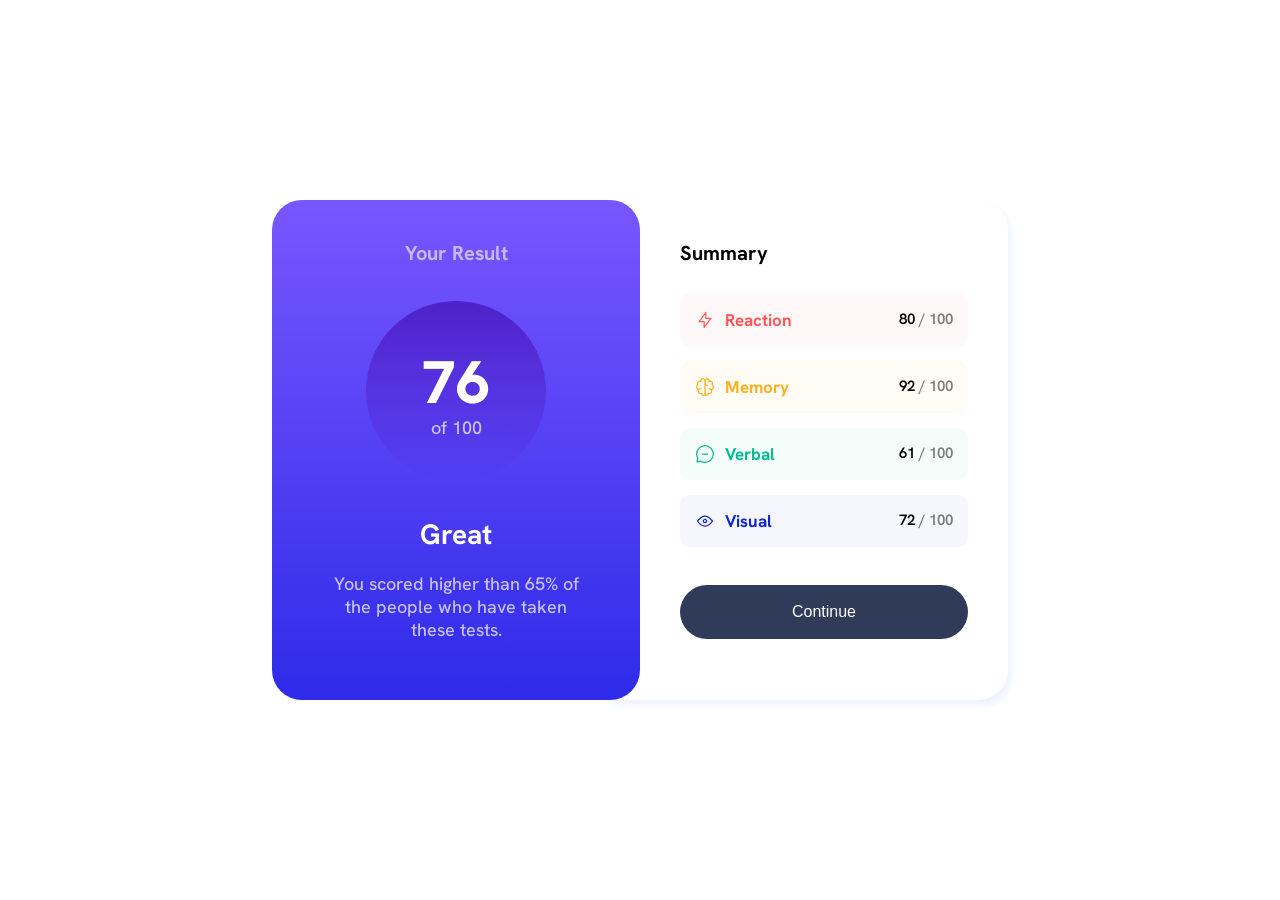
<file: index.html>
<!DOCTYPE html>
<html lang="en">
<head>
  <meta charset="UTF-8">
  <meta name="viewport" content="width=device-width, initial-scale=1.0"> <!-- displays site properly based on user's device -->

  <link rel="icon" type="image/png" sizes="32x32" href="./assets/images/favicon-32x32.png">
  
  <title>Frontend Mentor | Results summary component</title>
  <link rel="stylesheet" href="style.css">
</head>
<body>
  <main>
    <div class="lhs-card">
      <h3>Your Result</h3>
      <div class="main-score">
        <h1>76</h1>
        <p>of 100</p>
      </div>
      <h2>Great</h2>
      <p>
        You scored higher than 65% of the people who have taken these tests.
      </p>
    </div>
    <div class="rhs-card">
      <h3>Summary</h3>
      <ul>
        <li class="score-bar reaction">
          <div class="test-name">
            <img src="./assets/images/icon-reaction.svg" alt="reaction">
            <h4>Reaction</h4>
          </div>
          <div class="score">
            <h4>80 <span> / 100</span></h4>
          </div>
        </li>
        <li class="score-bar memory">
          <div class="test-name">
            <img src="./assets/images/icon-memory.svg" alt="memory">
            <h4>Memory</h4>
          </div>
          <div class="score">
            <h4>92 <span> / 100</span></h4>
          </div>
        </li>
        <li class="score-bar verbal">
          <div class="test-name">
            <img src="./assets/images/icon-verbal.svg" alt="verbal">
            <h4>Verbal</h4>
          </div>
          <div class="score">
            <h4>61 <span> / 100</span></h4>
          </div>
        </li>
        <li class="score-bar visual">
          <div class="test-name">
            <img src="./assets/images/icon-visual.svg" alt="visual">
            <h4>Visual</h4>
          </div>
          <div class="score">
            <h4>72 <span> / 100</span></h4>
          </div>
        </li>
      </ul>
      <button>Continue</button>
    </div>
  </main>
</body>
</html>
</file>
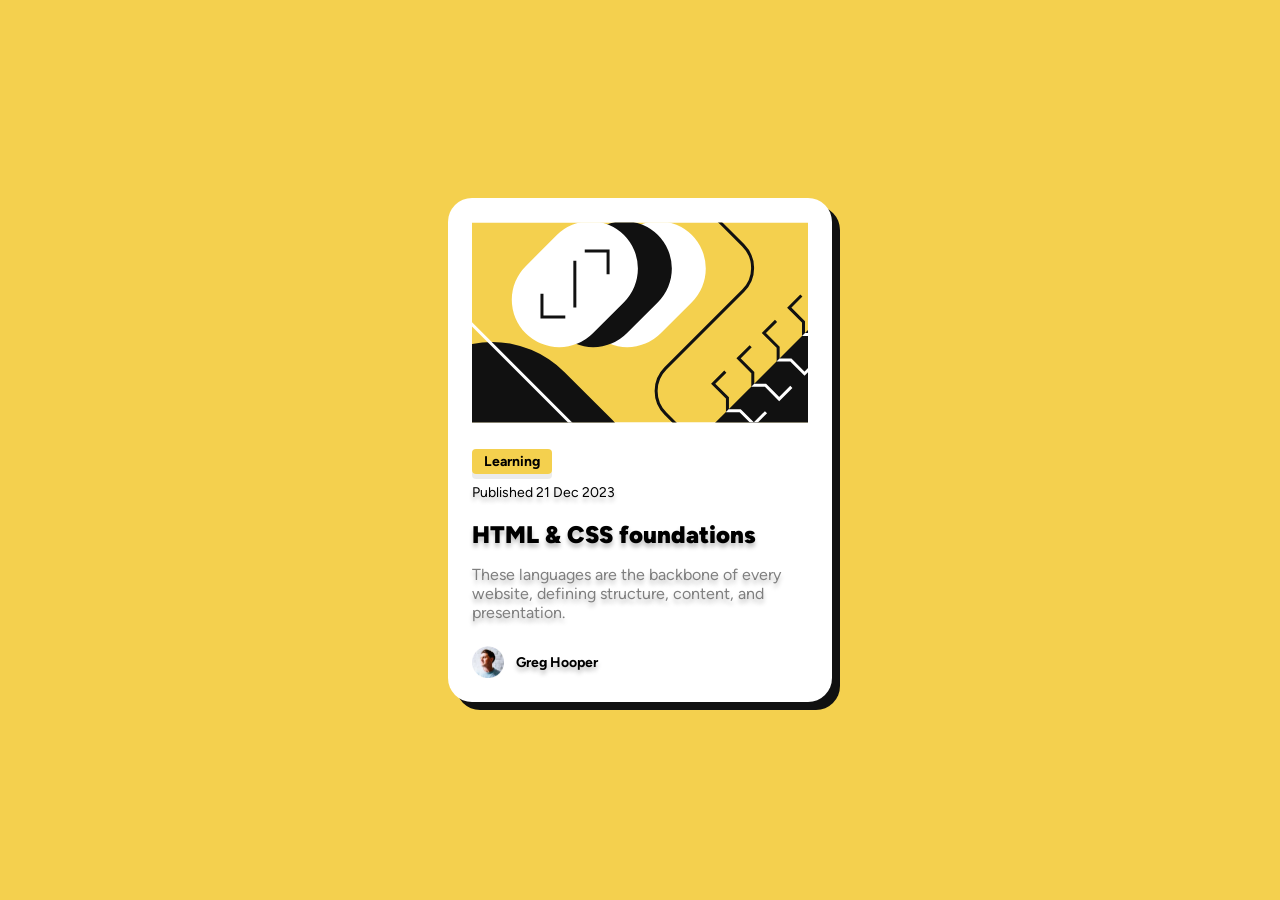
<file: blog-preview-card-main/index.html>
<!DOCTYPE html>
<html lang="en">
<head>
  <meta charset="UTF-8">
  <meta name="viewport" content="width=device-width, initial-scale=1.0"> <!-- displays site properly based on user's device -->

  <link rel="icon" type="image/png" sizes="32x32" href="./assets/images/favicon-32x32.png">
  
  <title>Frontend Mentor | Blog preview card</title>
  <link rel="stylesheet" href="./styles.css" />
</head>
<body>
  <main>
   <section class="blogimage">
    <img src="./assets/images/illustration-article.svg" alt="main image" />
   </section>
   <section class="content">
    <div>
      <span class="learning">Learning</span>
    </div>
    <div>
      <span class="publish text-shadow">Published 21 Dec 2023</span>
    </div>
    <div class="card-info text-shadow">
      <h3>HTML & CSS foundations</h3>
      <p>These languages are the backbone of every website, defining structure, content, and presentation.</p>
    </div>
   </section>
   <section class="author">
    <img src="./assets/images/image-avatar.webp" alt="user image" />
    <span class="authorname text-shadow">Greg Hooper</span>
   </section>
  </main>
</body>
</html>
</file>
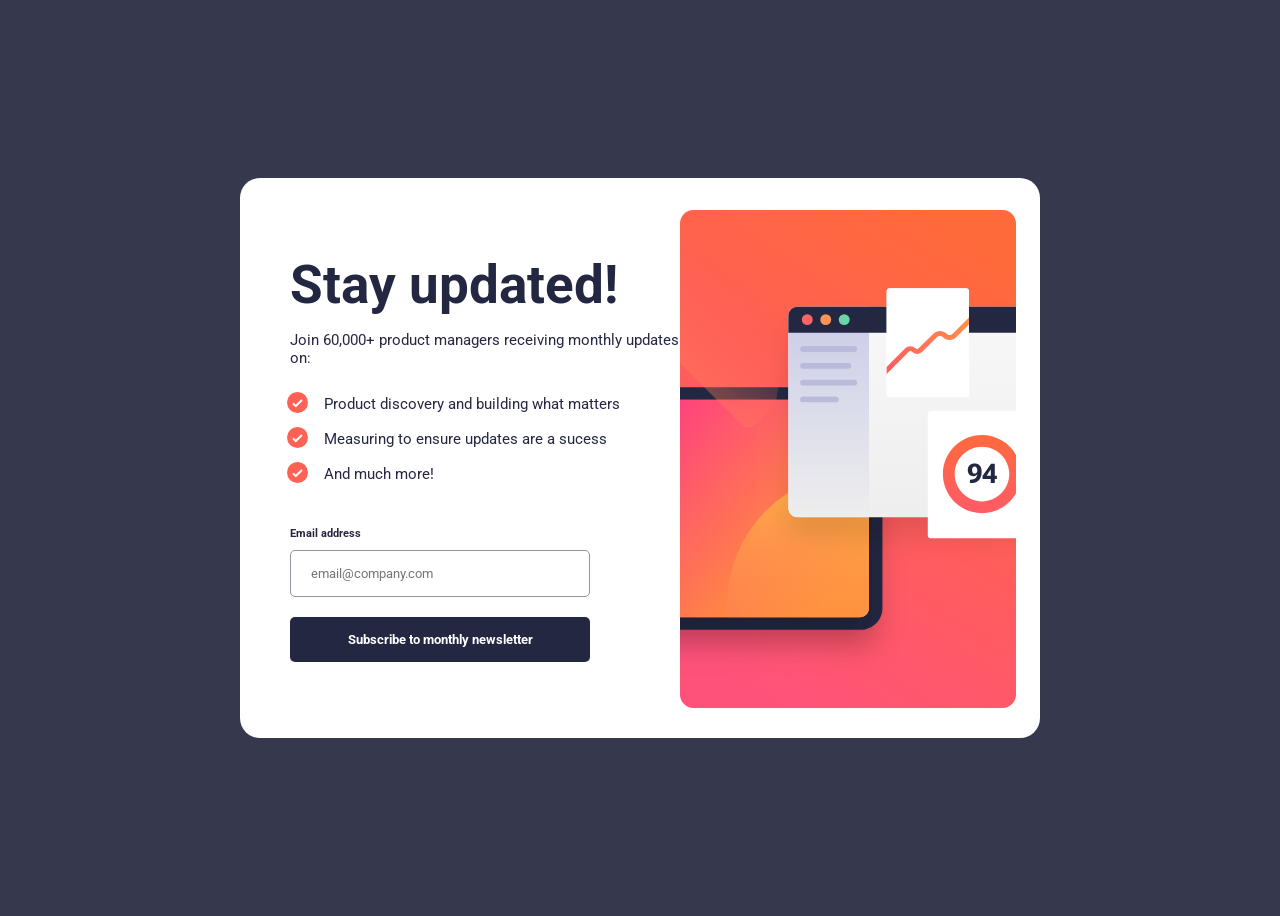
<file: newsletter-signup-with-success-message/index.html>
<!DOCTYPE html>
<html lang="en">
<head>
  <meta charset="UTF-8">
  <meta name="viewport" content="width=device-width, initial-scale=1.0"> <!-- displays site properly based on user's device -->

  <link rel="icon" type="image/png" sizes="32x32" href="./assets/images/favicon-32x32.png">
  
  <title>Frontend Mentor | Newsletter sign-up form with success message</title>
  <link rel="stylesheet" href="style.css">
</head>
<body>
  <main>
    <div class="lhs-container">
      <h1>Stay updated!</h1>
      <p>Join 60,000+ product managers receiving monthly updates on:</p>
      <ul>
        <li><span>Product discovery and building what matters</span></li>
        <li><span>Measuring to ensure updates are a sucess</span></li>
        <li><span>And much more!</span></li>
      </ul>
      <form>
        <div class="email-labels">
          <label for="email">Email address</label>
          <label class="error-label">Valid email required</label>
        </div>
        <input type="text" id="email" placeholder="email@company.com"/>
        <button type="submit">Subscribe to monthly newsletter</button>
      </form>
    </div>
    <div class="rhs-container">
      <img src="./assets/images/illustration-sign-up-desktop.svg" alt="">
    </div>
  </main>
  <div id="success-card">
    <img src="./assets/images/icon-success.svg" alt="">
    <h1>Thanks for subscribing!</h1>
    <p>A confirmation email has been sent to <span>ash@loremcompany.com</span>. Please open it and click the button inside to confim your subscription.</p>
    <button>Dismiss message</button>
  </div>
  <script src="script.js"></script>
</body>
</html>
</file>
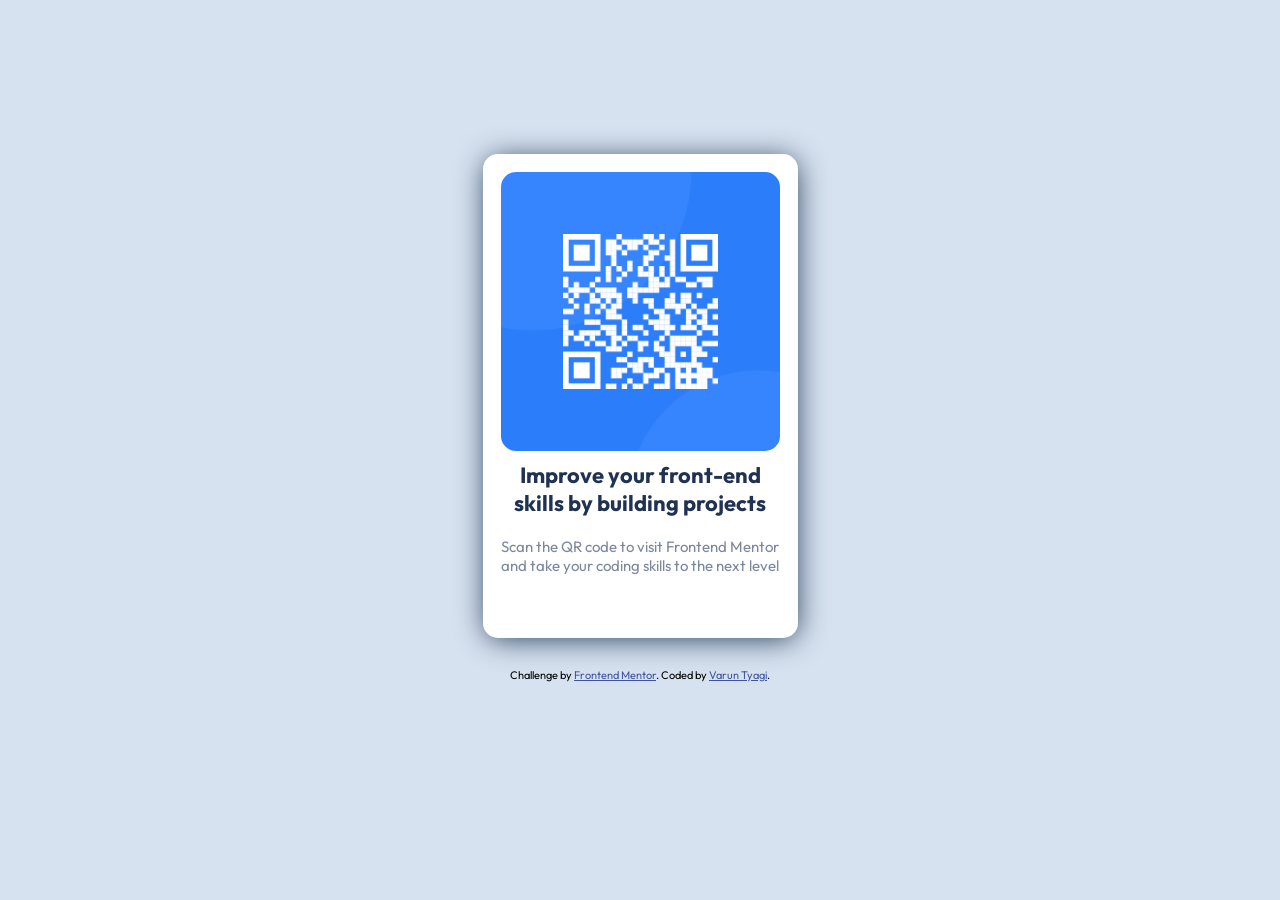
<file: qr-code-component/index.html>
<!DOCTYPE html>
<html lang="en">
<head>
  <meta charset="UTF-8">
  <meta name="viewport" content="width=device-width, initial-scale=1.0"> <!-- displays site properly based on user's device -->

  <link rel="icon" type="image/png" sizes="32x32" href="./images/favicon-32x32.png">
  
  <title>Frontend Mentor | QR code component</title>
  <link rel="stylesheet" href="style.css">
</head>
<body>
  <div class="main_container">
    <div class="container">
      <img src="./images/image-qr-code.png" alt="qr_code">
      <div class="title">
        <h2>Improve your front-end skills by building projects</h2>
      </div>
      <div class="content">
        <p>Scan the QR code to visit Frontend Mentor and take your coding skills to the next level</p>
      </div>
    </div>
    <div class="attribution">
      Challenge by <a href="https://www.frontendmentor.io?ref=challenge" target="_blank">Frontend Mentor</a>. 
      Coded by <a href="#">Varun Tyagi</a>.
    </div>
  </div>
</body>
</html>
</file>
<file: style.css>
@import url('https://fonts.googleapis.com/css2?family=Hanken+Grotesk:wght@500;700;800&display=swap');

:root {

    /* Primary */
    --lightRed: hsla(0, 100%, 67%);
    --orangeYellow: hsl(39, 100%, 56%);
    --greenTeal: hsl(166, 100%, 37%);
    --cobaltBlue: hsl(234, 85%, 45%);
    --lightRedBackground: hsla(0, 100%, 67%, 0.04);
    --orangeYellowBackground: hsl(39, 100%, 56%, 0.04);
    --greenTealBackground: hsl(166, 100%, 37%, 0.04);
    --cobaltBlueBackground: hsl(234, 85%, 45%, 0.04);

    /* Gradiants */
    --lightSlateBlue: hsl(252, 100%, 67%);
    --lightRoyalBlue: hsl(241, 81%, 54%);
    --violetBlue: hsla(256, 72%, 46%, 1);
    --persianBlue: hsla(241, 72%, 46%, 0);

    --white: hsl(0, 0%, 100%);
    --transparentWhite: hsla(0, 0%, 100%, 0.19);
    --paleBlue: hsl(221, 100%, 96%);
    --lightLavender: hsl(241, 100%, 89%);
    --darkGrayBlue: hsl(224, 30%, 27%);
}

*{ 
    margin: 0;
    padding: 0;
    box-sizing: border-box;
}

body{
    font-family: 'Hanken Grotesk', sans-serif;
    font-size: 18px;
    height: 100vh;
    width: 100vw;
    display: flex;
    justify-content: center;
    align-items: center;
}

main {
    height: 500px;
    width: 736px;
    display: flex;
}

.lhs-card {
    width: 368px;
    display: flex;
    flex-direction: column;
    align-items: center;
    gap: 35px;
    border-radius: 30px;
    padding: 40px 60px;
    background-image: linear-gradient(180deg, var(--lightSlateBlue), var(--lightRoyalBlue));
    color: var(--white);
    z-index: 100;
}

.lhs-card h3 {
    font-size: 20px;
    opacity: 0.6;
}

.main-score {
    display: flex;
    flex-direction: column;
    justify-content: center;
    align-items: center;
    gap: 10px;
    background-image: linear-gradient(360deg, var(--persianBlue), var(--violetBlue));
    border-radius: 50%;
    height: 180px;
    width: 180px;
}

.main-score p {
    opacity: 0.5;
    font-size: 15px;
}

.main-score h1 {
    font-size: 60px;
    font-weight: 800;
}

.lhs-card h2 {
    font-size: 28px;
}

.lhs-card p {
    text-align: center;
    font-size: 18px;
    font-weight: 500;
    margin-top: -15px;
    opacity: 0.7;
}

.rhs-card {
    width: 398px;
    display: flex;
    flex-direction: column;
    padding: 40px 40px 40px 70px;
    border-top-right-radius: 30px;
    border-bottom-right-radius: 30px;
    margin-left: -30px;
    gap: 28px;
    box-shadow: 3px 5px 8px var(--paleBlue);
}

.rhs-card h3 {
    font-size: 20px;
}

.rhs-card ul {
    list-style:none;
    display: flex;
    flex-direction: column;
    gap: 15px;
    margin-bottom: 10px;
}

.score-bar {
    border-radius: 10px;
    display: flex;
    justify-content: space-between;
    padding: 15px 15px;
}

.test-name {
    display: flex;
    justify-content: center;
    align-items: center;
    gap: 10px;
    font-size: 17px;
}

.test-name > img {
    width: 20px;
    height: 20px;
}

.test-name h4 {
    font-weight: 700;
}

.reaction {
    background-color: var(--lightRedBackground);
}

.reaction .test-name h4 {
    color: var(--lightRed)
}

.memory {
    background-color: var(--orangeYellowBackground);
}

.memory .test-name h4 {
    color:var(--orangeYellow)
}

.verbal {
    background-color: var(--greenTealBackground);
}

.verbal .test-name h4 {
    color: var(--greenTeal)
}

.visual {
    background-color: var(--cobaltBlueBackground);
}

.visual .test-name h4 {
    color: var(--cobaltBlue);
}

.score h4 {
    font-weight: 600;
    font-size: 15px;
}

.score span {
    opacity: 0.5;
}

button {
    padding: 18px;
    color: var(--white);
    background-color: var(--darkGrayBlue);
    outline: none;
    border: none;
    border-radius: 50px;
    font-size: 16px;
    font-weight: 500;
}

button:hover {
    cursor: pointer;
    background-image: linear-gradient(180deg, var(--lightSlateBlue), var(--lightRoyalBlue));
}

@media (max-width: 375px) {
    body {
        align-items: start;
    }

    main {
        flex-direction: column;
    }

    .lhs-card {
        width: 375px;
        border-top-left-radius: 0px;
        border-top-right-radius: 0px;
    }
}

.attribution { font-size: 11px; text-align: center; }
.attribution a { color: hsl(228, 45%, 44%); }
</file>
<file: blog-preview-card-main/styles.css>
@font-face {
    font-family: 'Figtree';
    src: url(./assets/fonts/Figtree-VariableFont_wght.ttf), url(./assets/fonts/Figtree-Italic-VariableFont_wght.ttf), url(./assets/fonts/static/Figtree-ExtraBold.ttf), url(./assets/fonts/static/Figtree-SemiBold.ttf);
    font-weight: normal bold bolder;
    font-style: normal;
}

:root {
    --background: #F4D04E;
    --black: #111111;
    --white: #FFFFFF;
    --gray: #7F7F7F;
}

* {
    box-sizing: border-box;
    padding: 0;
    margin: 0;
}

body,
html {
    width: 100vw;
    height: 100vh;
    background-color: var(--background);
    font-family: 'Figtree', sans-serif;
    display: flex;
    flex-direction: column;
    justify-content: center;
    align-items:center;
}

.text-shadow {
    text-shadow: 0 4px 4px rgba(0, 0, 0, 0.25);
}

main {
    max-width: 384px;
    padding: 24px;
    background: var(--white);
    border-radius: 24px;
    box-shadow: 8px 8px var(--black);
}

section {
    width: 336px;
    margin-bottom: 24px;
}

.blockimage > img {
    width: 100%;
    height: 200px;
    border-radius: 10px;
}

.content {
    display: flex;
    flex-direction: column;
    gap: 12px;
}

.learning {
    background-color: var(--background);
    font-size: 14px;
    font-weight: bold;
    padding: 4px 12px;
    border-radius: 4px;
    box-shadow: 0px 5px 0 rgba(0, 0, 0, 0.08);
}

.publish {
    border: none;
    font-size: 14px;
}

.card-info {
    display: flex;
    flex-direction: column;
    margin-top: 4px; 
}

.card-info > h3 {
    font-size: 24px;
    font-weight: 900;
    line-height: 150%;
}

.card-info > h3:hover {
    color: var(--background);
    text-shadow: none;
    cursor: pointer;
}

.card-info > p {
    color: var(--gray);
    margin-top: 12px;
}

.author {
    display: flex;
    align-items: center;
    gap: 12px;
    margin-bottom: 0;
}

.author img {
    width: 32px;
}

.authorname {
    font-size: 14px;
    font-weight: bolder;
}

@media (max-width:375px) {
    main {
        width: 327px;
    }

    section {
        width: 279px;
    }

    .blogimage > img {
        max-width: 100%;
    }
}
</file>
<file: newsletter-signup-with-success-message/style.css>
@import url('https://fonts.googleapis.com/css2?family=Roboto:wght@400;700&display=swap');
:root {

    --tomato: hsl(4, 100%, 67%);
    --darkSlateGrey: hsl(234, 29%, 20%);
    --charcoalGrey: hsl(235, 18%, 26%);
    --grey: hsl(231, 7%, 60%);
    --white: hsl(0, 0%, 100%);
}

* {
 box-sizing: border-box;   
}

body {
    font-family: 'Roboto', sans-serif;
    display: flex;
    justify-content: center;
    align-items: center;
    min-height: 100vh;
    background-color: var(--charcoalGrey);
}

main {
    display: flex;
    width: 800px;
    height: 560px;
    background-color: var(--white);
    color: var(--darkSlateGrey);
    padding: 0px 20px 10px 30px;
    border-radius: 20px;
}

.lhs-container {
    width: 60%;
    padding: 40px 40px 0 20px;
}

.lhs-container h1 {
    font-size: 53px;
    font-weight: 700;
    margin-bottom: 0;
}

.lhs-container p {
    margin-bottom: 25px;
    font-size: 15px;
    font-weight: 400;
}

.lhs-container ul {
    list-style: url('./assets/images/icon-list.svg');
    margin-left: -15px;
    margin-bottom: 40px;
}

li {
    margin-bottom: 10px;
    font-family: inherit;
    font-size: 15px;
    font-weight: 400;
}

li span {
    position: relative;
    left: 9px;
    top: -4px;
}

form {
    display: flex;
    flex-direction: column;
    width: 300px;
}

.email-labels {
    margin-bottom: 10px;
    font-weight: 700;
    font-size: 11px;
    display: flex;
    justify-content: space-between;
}

.error-label {
    color: var(--tomato);
    display: none;
}

form input {
    padding: 15px 20px;
    font-family: inherit;
    border-radius: 5px;
    outline: none;
    border: 1px solid var(--grey);
}

form input:focus {
    background-color: var(--white);
    color: black;
    border: 1px solid var(--grey);
}

form button {
    font-family: inherit;
    font-weight: 700;
    margin-top: 20px;
    padding: 15px 20px;
    background-color: var(--darkSlateGrey);
    color: var(--white);
    border: none;
    border-radius: 5px;
}

form button:hover {
    cursor: pointer;
    background-image: linear-gradient(90deg, #ff5476, #fe683e);
}

.rhs-container {
    width: 40%;
}

.rhs-container img {
    position: relative;
    left: -40px;
    width: 112%;
}

#success-card {
    width: 430px;
    height: 450px;
    border: 1px solid black;
    border-radius: 30px;
    padding: 40px 50px;
    display: none;
    flex-direction: column;
    align-items: flex-start;
    gap: 20px;
    color: var(--darkSlateGrey);
    background-color: var(--white);
}

#success-card h1 {
    font-size: 50px;
    margin: 0;
}

#success-card p {
    margin: -10px 0 10px;
    font-size: 13px;
    font-weight: 500;
}

#success-card p span {
    font-weight: 700;
}

#success-card button {
    width: 100%;
    height: 50px;
    border-radius: 8px;
    background-color: var(--darkSlateGrey);
    color: white;
    font-weight: 500;
    border: none;
    outline: none;
}

#success-card button:hover {
    cursor: pointer;
    background-image: linear-gradient(90deg, #ff5476, #fe683e);
}

@media (max-width: 768px) {
    body {
        background-color: var(--white);
        padding: 0;
        margin: 0;
    }

    main {
        flex-direction: column-reverse;
        width: 100%;
        height: 100%;
        padding: 0;
        margin: 0;
    }

    .lhs-container {
        width: 100%;

    }

    .rhs-container {
        width: 100%;
        padding: 0;
        margin: 0;
    }

    .lhs-container h1 {
        font-size: 40px;
    }

    form {
        width: 100%;
    }

    .rhs-container img {
        left: 0px;
        width: 100%;
        content: url('./assets/images/illustration-sign-up-mobile.svg');
    }

    #success-card {
        min-height: 90vh;
        border: none;
        padding: 0;
        margin: 0;        
    }

    #success-card button {
        position: relative;
        top: 50%;
    }
}
</file>
<file: qr-code-component/style.css>
@import url('https://fonts.googleapis.com/css2?family=Outfit:wght@400;700&display=swap');

:root {
    --white: hsl(0, 0%, 100%);
    --lightGray: hsl(212, 45%, 89%);
    --grayishBlue: hsl(220, 15%, 55%);
    --darkBlue: hsl(218, 44%, 22%);

    --paragraphSize: 15px;
}

* {
    margin: 0;
    padding: 0;
    box-sizing: border-box;
}

html, body {
    font-family: 'Outfit', sans-serif;
    background-color: var(--lightGray);
    max-height: 100vh;
}


.main_container {
    width: 315px;
    height: 600px;
    margin: 12% auto 30px;
    display: flex;
    flex-direction: column;
    gap: 30px;
}

.container {
    width: 315px;
    height: 484px;
    display:flex;
    flex-direction: column;
    padding: 18px;
    gap: 10px;
    background-color: var(--white);
    border-radius: 15px;
    box-shadow: 1px 3px 30px -3px var(--darkBlue);
}

.container img {
    border-radius: 15px;
}

.title {
    text-align: center;
}

.title h2 {
    font-size: 22px;
    font-weight: 700;
    color: var(--darkBlue)
}

.content {
    margin-top: 10px;
    text-align: center;
}

.content p {
    font-size: 15px;
    font-weight: 400;
    color: var(--grayishBlue)
}

.attribution { font-size: 11px; text-align: center; }
.attribution a { color: hsl(228, 45%, 44%); }
</file>
